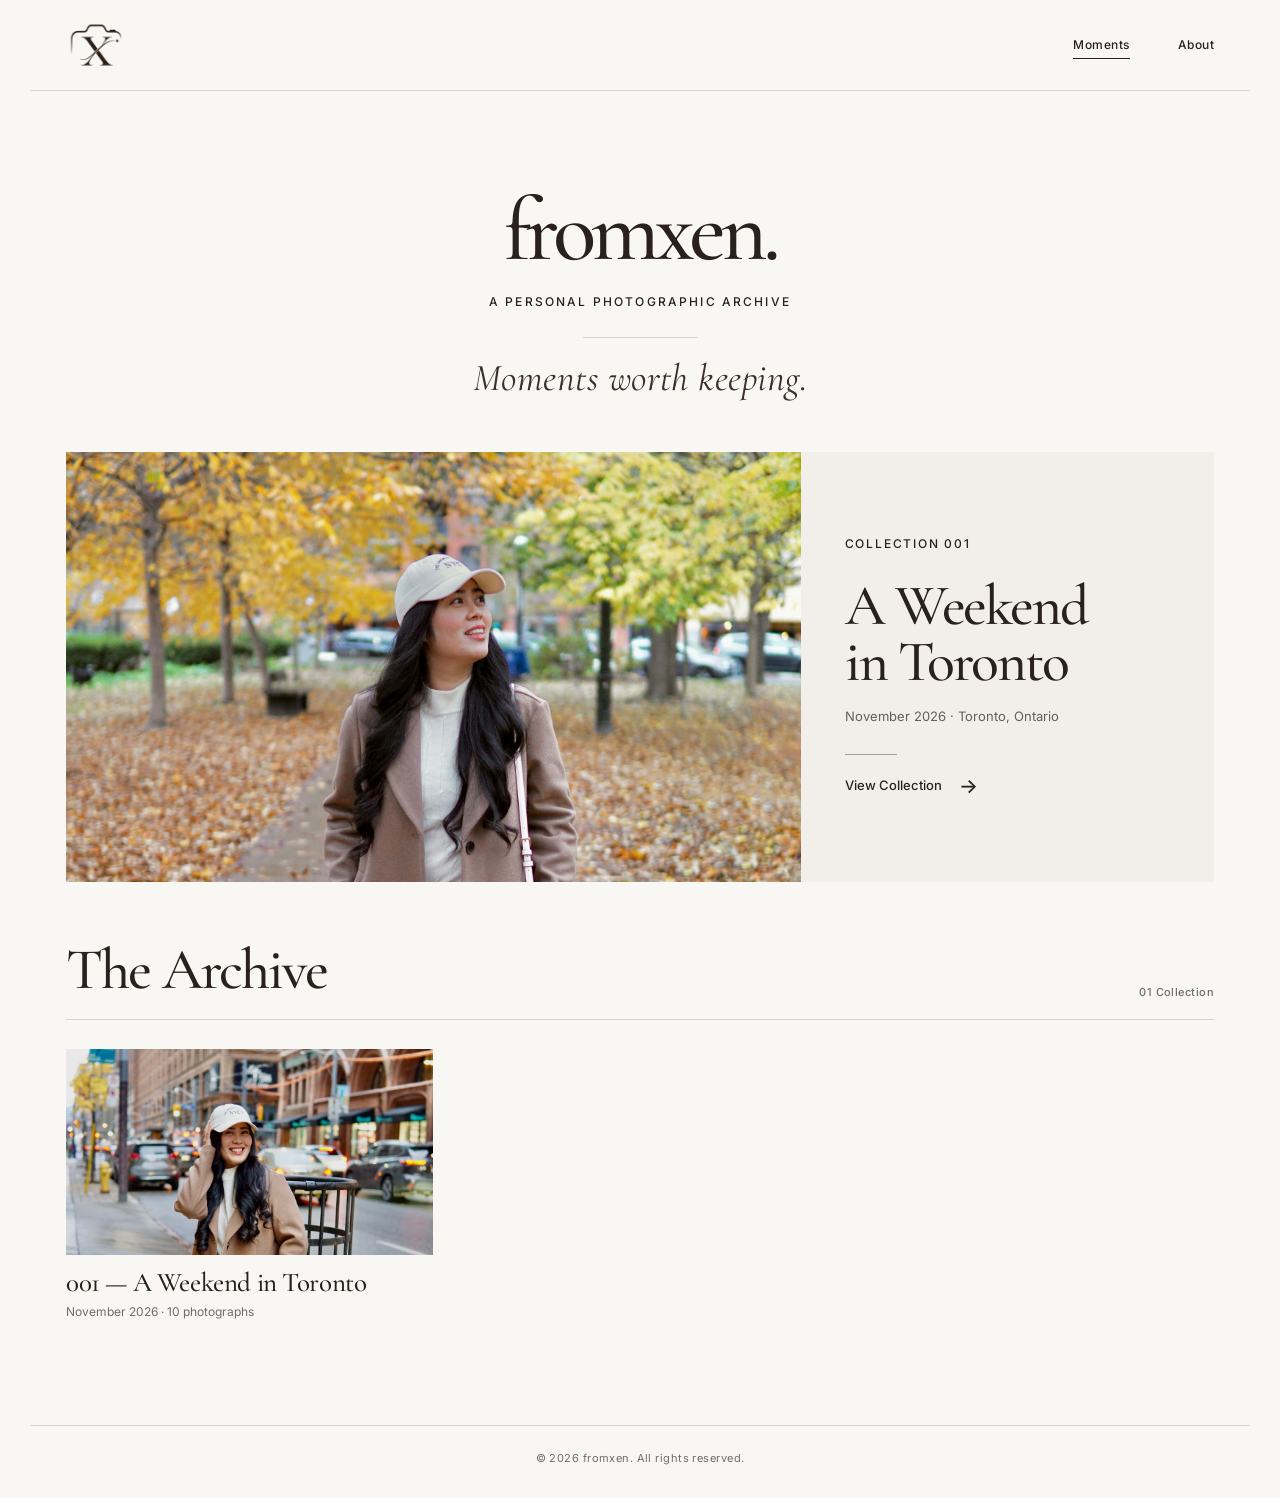
<file: index.html>
<!doctype html>
<html lang="en">
<head>
<meta charset="utf-8">
<meta name="viewport" content="width=device-width, initial-scale=1">
<meta name="theme-color" content="#f8f7f3">
<title>fromxen. — Moments worth keeping.</title>
<meta name="description" content="A personal photographic archive by Xen. People, places, and moments worth keeping.">
<link rel="canonical" href="https://fromxen.github.io/">
<link rel="icon" type="image/png" sizes="64x64" href="fromxen-favicon.png?v=2">
<link rel="preconnect" href="https://fonts.googleapis.com">
<link rel="preconnect" href="https://fonts.gstatic.com" crossorigin>
<link href="https://fonts.googleapis.com/css2?family=Cormorant+Garamond:wght@400;500;600&family=Inter:wght@400;500;600&display=swap" rel="stylesheet">
<link rel="stylesheet" href="styles.css?v=2">
<meta property="og:type" content="website">
<meta property="og:site_name" content="fromxen.">
<meta property="og:title" content="fromxen. — Moments worth keeping.">
<meta property="og:description" content="A personal photographic archive by Xen. People, places, and moments worth keeping.">
<meta property="og:url" content="https://fromxen.github.io/">
<meta property="og:image" content="https://fromxen.github.io/photos/toronto-social.jpg">
<meta name="twitter:card" content="summary_large_image">
<meta name="twitter:image" content="https://fromxen.github.io/photos/toronto-social.jpg">
</head><body>
<header class="site-header">
  <a class="brand-icon" href="index.html" aria-label="fromxen. home"><img src="fromxen-logo-B-web.png" width="68" height="68" alt="fromxen. X and camera monogram"></a>
  <nav class="navigation" aria-label="Main navigation">
    <a href="index.html#archive" aria-current="page">Moments</a>
    <a href="about.html">About</a>
  </nav>
</header>
<main class="site-main">
  <section class="hero" aria-labelledby="intro-heading">
    <h1 id="intro-heading">fromxen.</h1>
    <div class="eyebrow">A Personal Photographic Archive</div>
    <div class="hero-rule" aria-hidden="true"></div>
    <p class="hero-tagline">Moments worth keeping.</p>
  </section>
  <section class="featured" aria-labelledby="featured-heading">
    <a class="featured-image" href="toronto.html" aria-label="View A Weekend in Toronto photo collection">
      <img src="photos/collection-001/Photo%205.jpg" alt="Autumn portrait from A Weekend in Toronto" fetchpriority="high" decoding="async">
    </a>
    <div class="featured-copy">
      <div class="eyebrow">Collection 001</div>
      <h2 id="featured-heading">A Weekend<br>in Toronto</h2>
      <p class="featured-meta">November 2026 · Toronto, Ontario</p>
      <div class="feature-rule" aria-hidden="true"></div>
      <a class="text-link" href="toronto.html">View Collection <span aria-hidden="true">→</span></a>
    </div>
  </section>
  <section id="archive" class="archive" aria-labelledby="archive-title">
    <div class="section-head">
      <h2 id="archive-title">The Archive</h2>
      <span class="collection-count">01 Collection</span>
    </div>
    <div class="album-grid">
      <!-- Add more album-card elements below as new collections are published. -->
      <a href="toronto.html" class="album-card" aria-label="Open collection 001, A Weekend in Toronto">
        <div class="album-image"><img src="photos/collection-001/Photo%201.jpg" alt="Photograph from A Weekend in Toronto collection" loading="lazy" decoding="async"></div>
        <h3>001 — A Weekend in Toronto</h3>
        <div class="meta">November 2026 · 10 photographs</div>
      </a>
    </div>
  </section>
</main>
<footer class="site-footer"><p>© 2026 fromxen. All rights reserved.</p></footer>
</body>
</html>
</file>
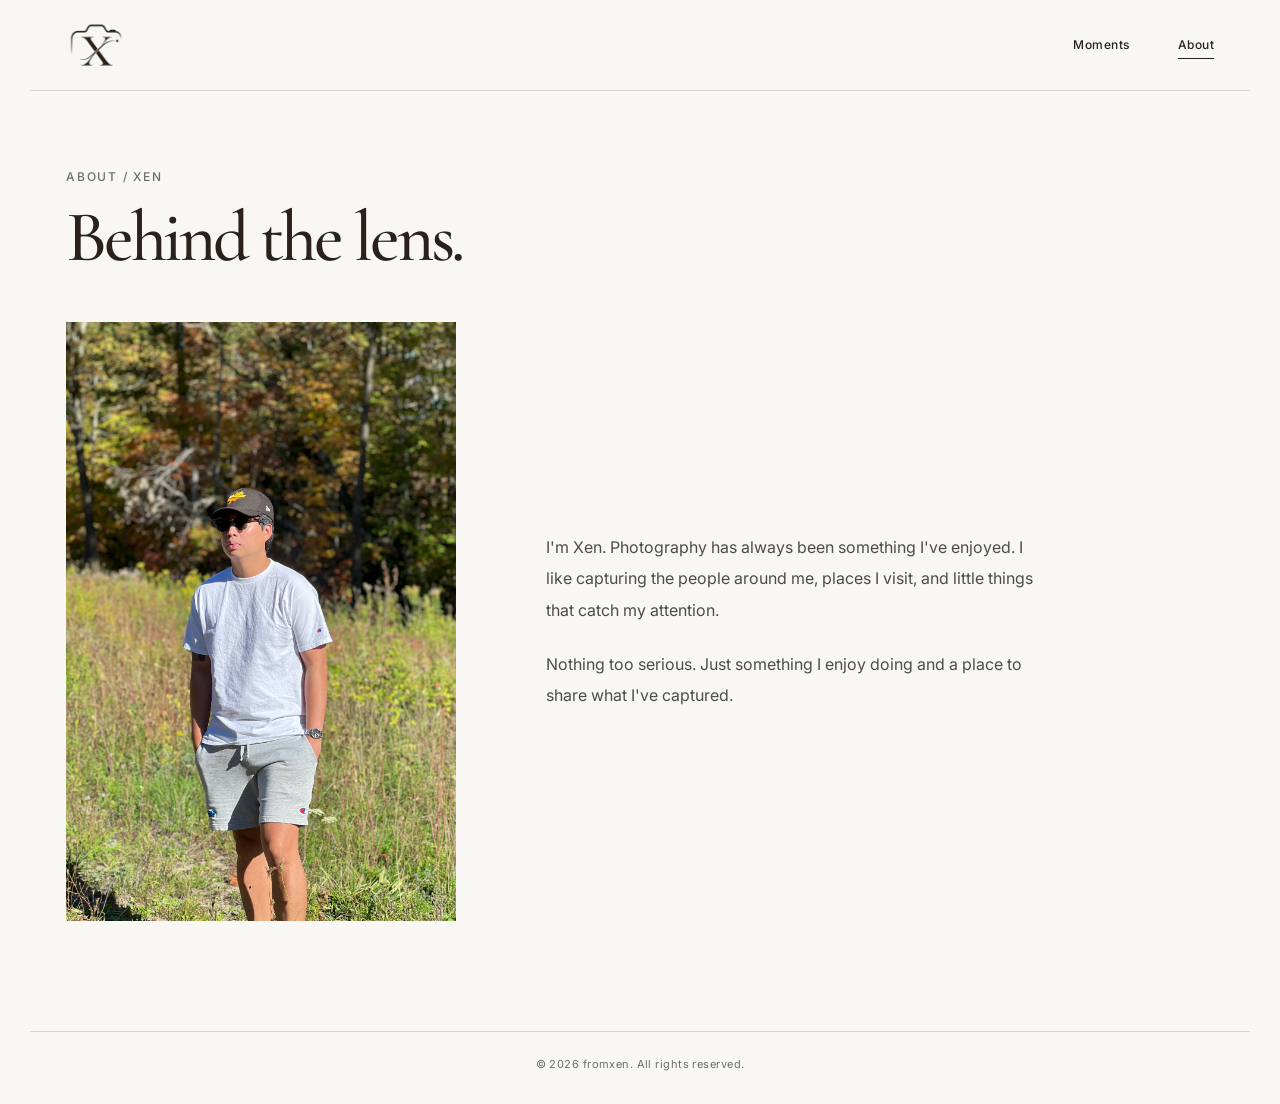
<file: about.html>
<!doctype html>
<html lang="en">
<head>
<meta charset="utf-8">
<meta name="viewport" content="width=device-width, initial-scale=1">
<meta name="theme-color" content="#f8f7f3">
<title>Behind the lens. — fromxen.</title>
<meta name="description" content="Meet Xen, the photographer behind fromxen., a personal photographic archive.">
<link rel="canonical" href="https://fromxen.github.io/about.html">
<link rel="icon" type="image/png" sizes="64x64" href="fromxen-favicon.png?v=2">
<link rel="preconnect" href="https://fonts.googleapis.com">
<link rel="preconnect" href="https://fonts.gstatic.com" crossorigin>
<link href="https://fonts.googleapis.com/css2?family=Cormorant+Garamond:wght@400;500;600&family=Inter:wght@400;500;600&display=swap" rel="stylesheet">
<link rel="stylesheet" href="styles.css?v=2">
<meta property="og:type" content="website">
<meta property="og:site_name" content="fromxen.">
<meta property="og:title" content="Behind the lens. — fromxen.">
<meta property="og:description" content="Meet Xen, the photographer behind fromxen., a personal photographic archive.">
<meta property="og:url" content="https://fromxen.github.io/about.html">
<meta property="og:image" content="https://fromxen.github.io/photos/xen-portrait.jpeg">
<meta name="twitter:card" content="summary_large_image">
<meta name="twitter:image" content="https://fromxen.github.io/photos/xen-portrait.jpeg">
</head><body><header class="site-header">
  <a class="brand-icon" href="index.html" aria-label="fromxen. home"><img src="fromxen-logo-B-web.png" width="68" height="68" alt="fromxen. X and camera monogram"></a>
  <nav class="navigation" aria-label="Main navigation">
    <a href="index.html#archive">Moments</a>
    <a href="about.html" aria-current="page">About</a>
  </nav>
</header>
<main class="site-main">
  <div class="page-head"><div class="eyebrow">About / Xen</div><h1>Behind the lens.</h1></div>
  <section aria-label="About Xen" class="about-layout"><img alt="Portrait of Xen outdoors" class="portrait" fetchpriority="high" src="photos/xen-portrait.jpeg"/><div class="about-copy"><p>I'm Xen. Photography has always been something I've enjoyed. I like capturing the people around me, places I visit, and little things that catch my attention.</p><p>Nothing too serious. Just something I enjoy doing and a place to share what I've captured.</p></div></section>
</main><footer class="site-footer"><p>© 2026 fromxen. All rights reserved.</p></footer></body></html>
</file>
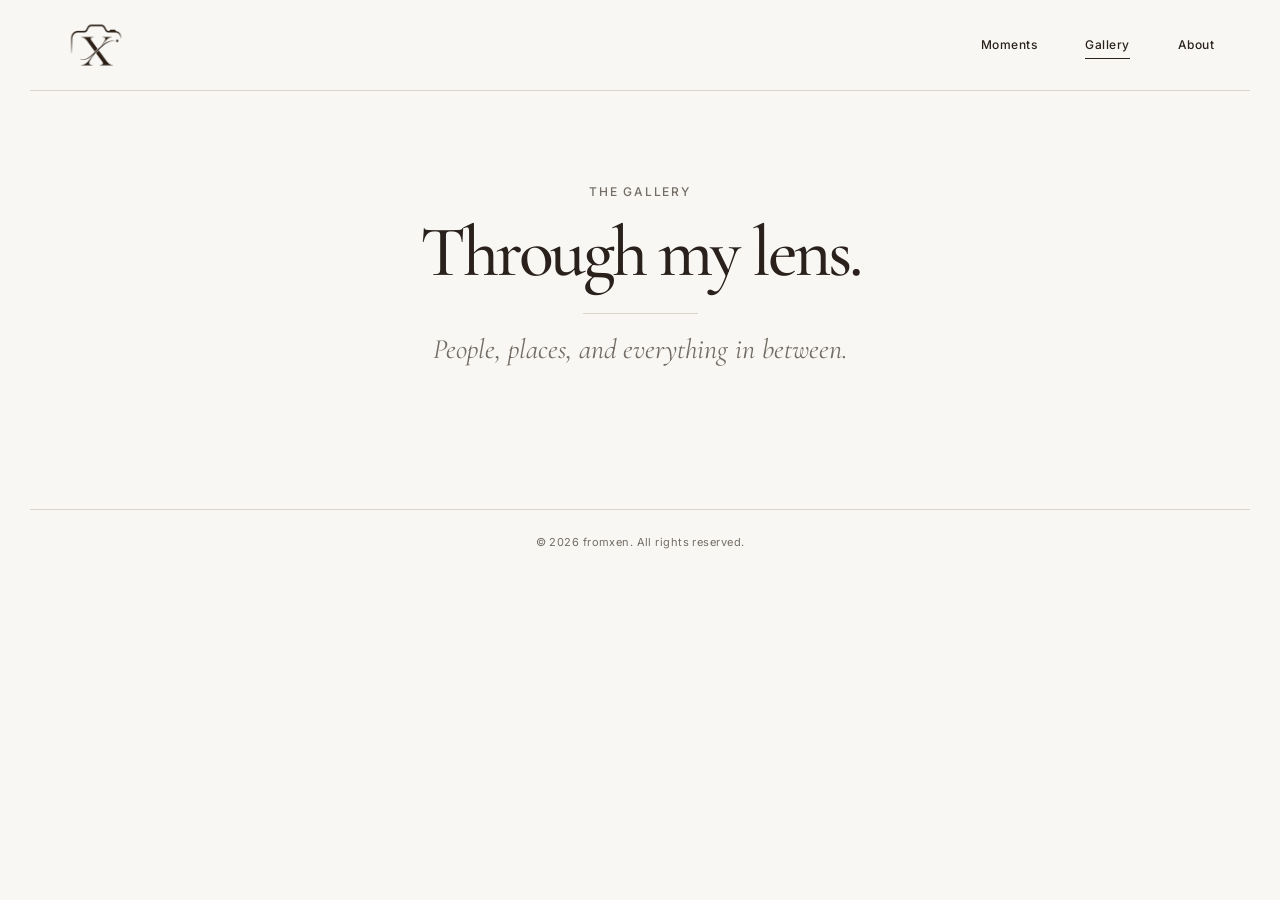
<file: gallery.html>
<!doctype html>
<html lang="en">
<head>
<meta charset="utf-8">
<meta name="viewport" content="width=device-width, initial-scale=1">
<meta name="theme-color" content="#f8f7f3">
<title>Through my lens. — fromxen.</title>
<meta name="description" content="People, places, and everything in between. A gallery of photographs by Xen.">
<link rel="canonical" href="https://fromxen.github.io/gallery.html">
<link rel="icon" type="image/png" sizes="64x64" href="fromxen-favicon.png?v=2">
<link rel="preconnect" href="https://fonts.googleapis.com">
<link rel="preconnect" href="https://fonts.gstatic.com" crossorigin>
<link href="https://fonts.googleapis.com/css2?family=Cormorant+Garamond:wght@400;500;600&family=Inter:wght@400;500;600&display=swap" rel="stylesheet">
<link rel="stylesheet" href="styles.css?v=2">
<meta property="og:type" content="website">
<meta property="og:site_name" content="fromxen.">
<meta property="og:title" content="Through my lens. — fromxen.">
<meta property="og:description" content="People, places, and everything in between. A gallery of photographs by Xen.">
<meta property="og:url" content="https://fromxen.github.io/gallery.html">
<meta property="og:image" content="https://fromxen.github.io/photos/toronto-social.jpg">
<meta name="twitter:card" content="summary_large_image">
<meta name="twitter:image" content="https://fromxen.github.io/photos/toronto-social.jpg">
<link rel="stylesheet" href="gallery.css">
<script src="gallery.js" defer></script>
</head><body><header class="site-header">
  <a class="brand-icon" href="index.html" aria-label="fromxen. home"><img src="fromxen-logo-B-web.png" width="68" height="68" alt="fromxen. X and camera monogram"></a>
  <nav class="navigation" aria-label="Main navigation">
    <a href="index.html#archive">Moments</a>
    <a href="gallery.html" aria-current="page">Gallery</a>
    <a href="about.html">About</a>
  </nav>
</header>
<main class="site-main">
  <section class="gallery-heading">
    <div class="eyebrow">The Gallery</div>
    <h1>Through my lens.</h1>
    <div class="hero-rule" aria-hidden="true"></div>
    <p>People, places, and everything in between.</p>
  </section>
  <div class="masonry-gallery" id="all-photos"></div>
  <noscript><p>Photographs can be enlarged using their individual links.</p></noscript>
</main>
<footer class="site-footer"><p>© 2026 fromxen. All rights reserved.</p></footer>
</body></html>
</file>
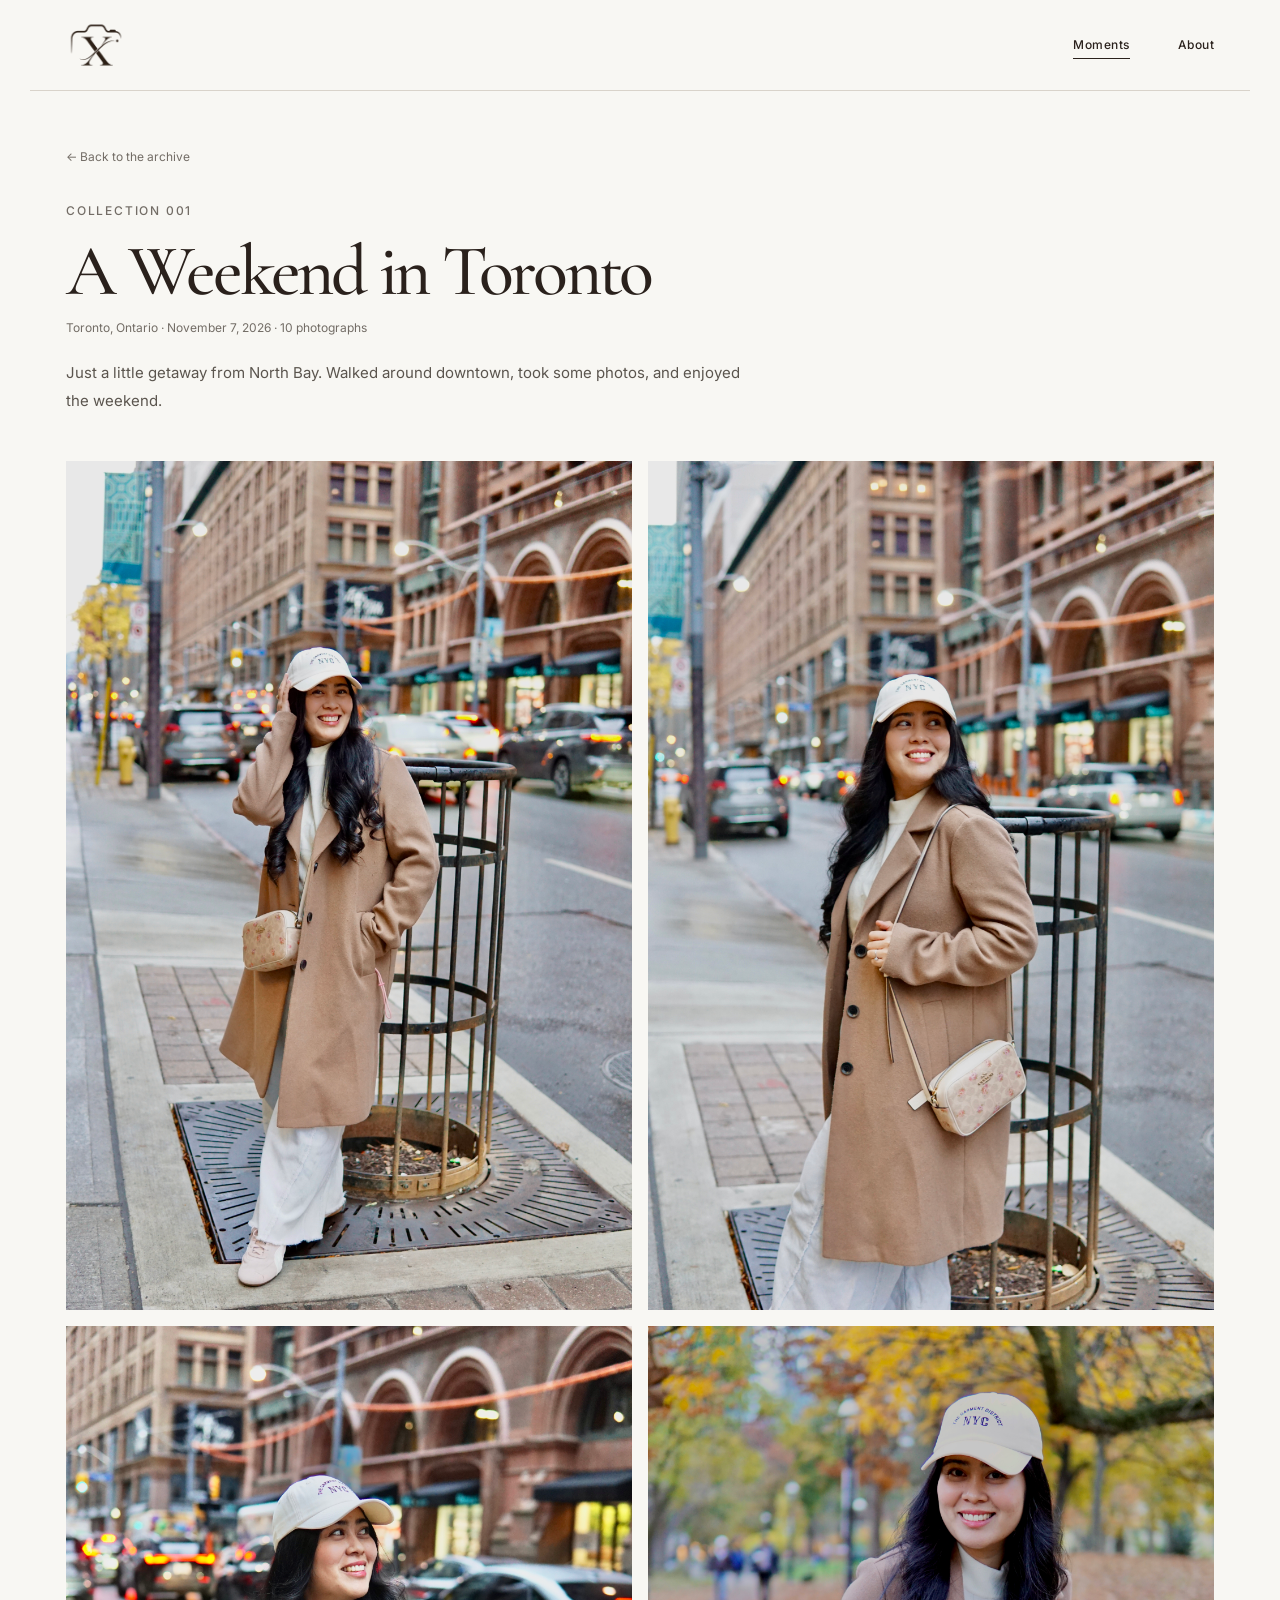
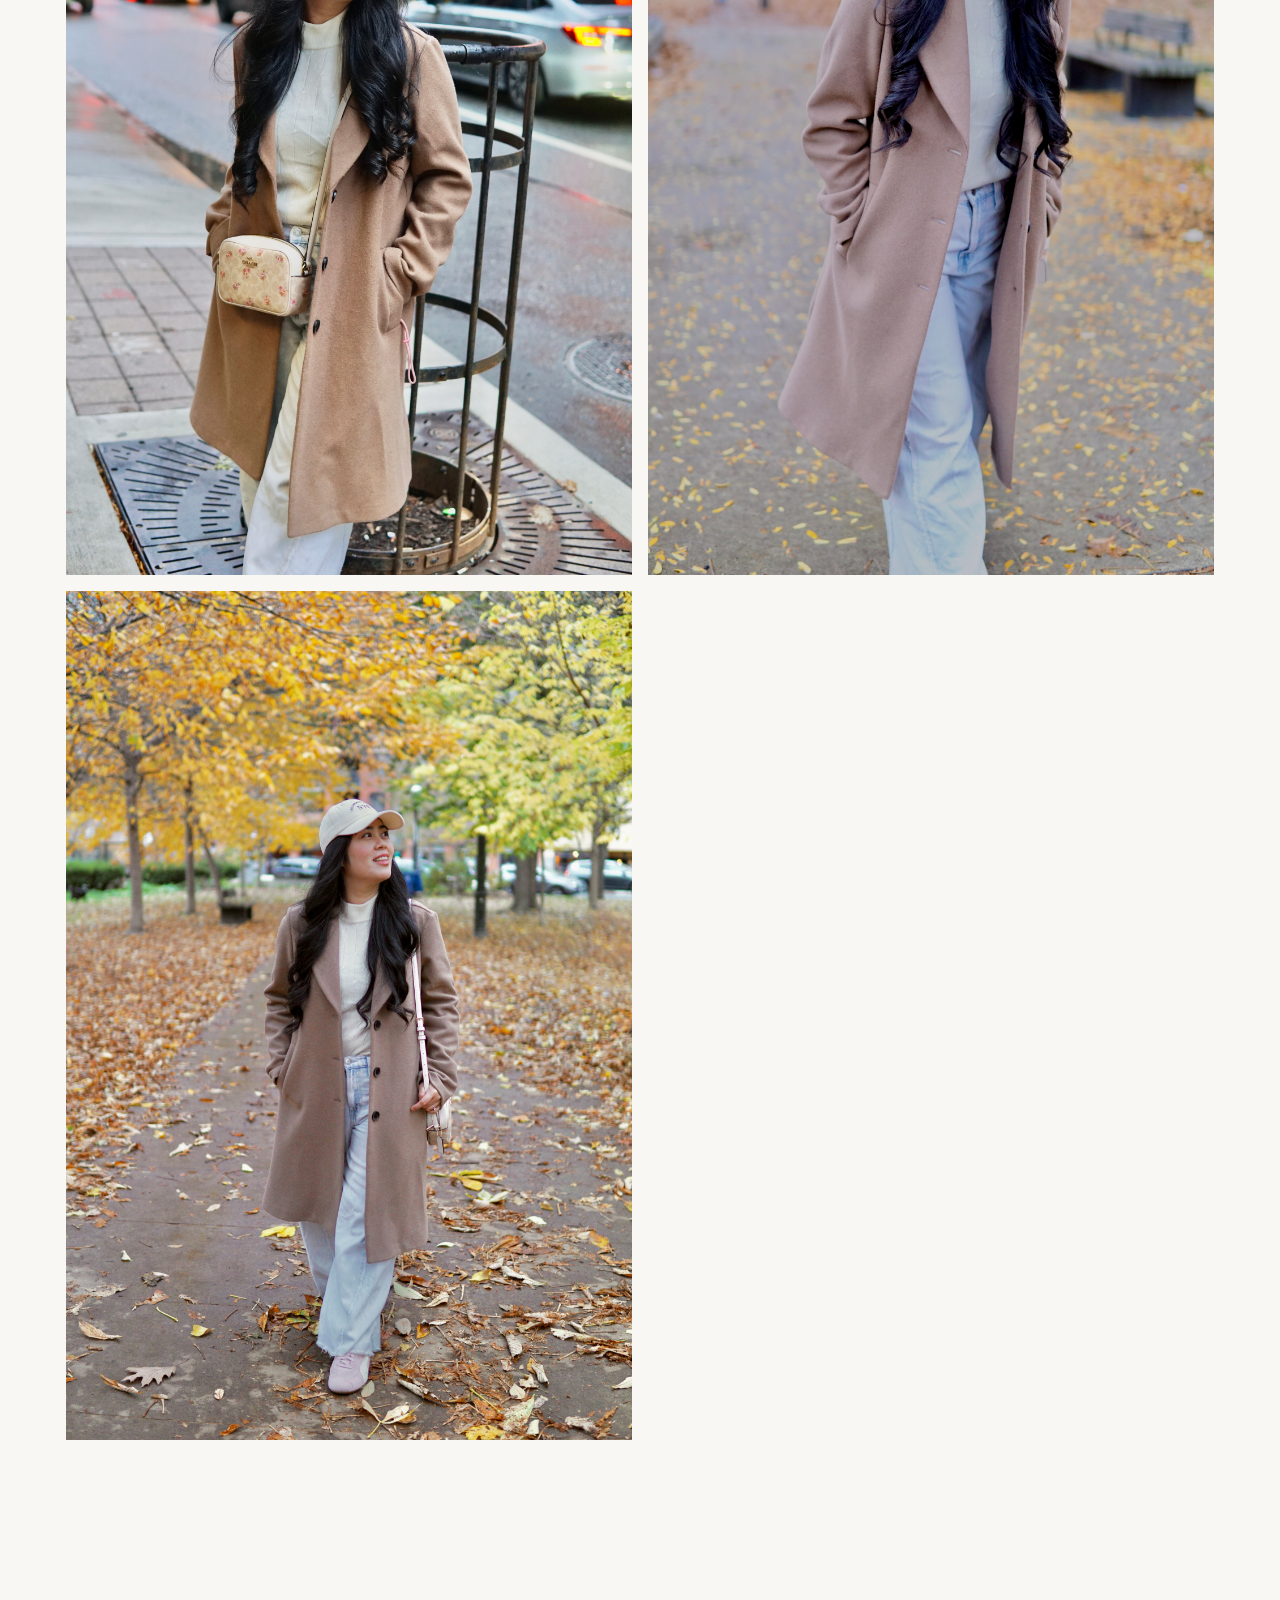
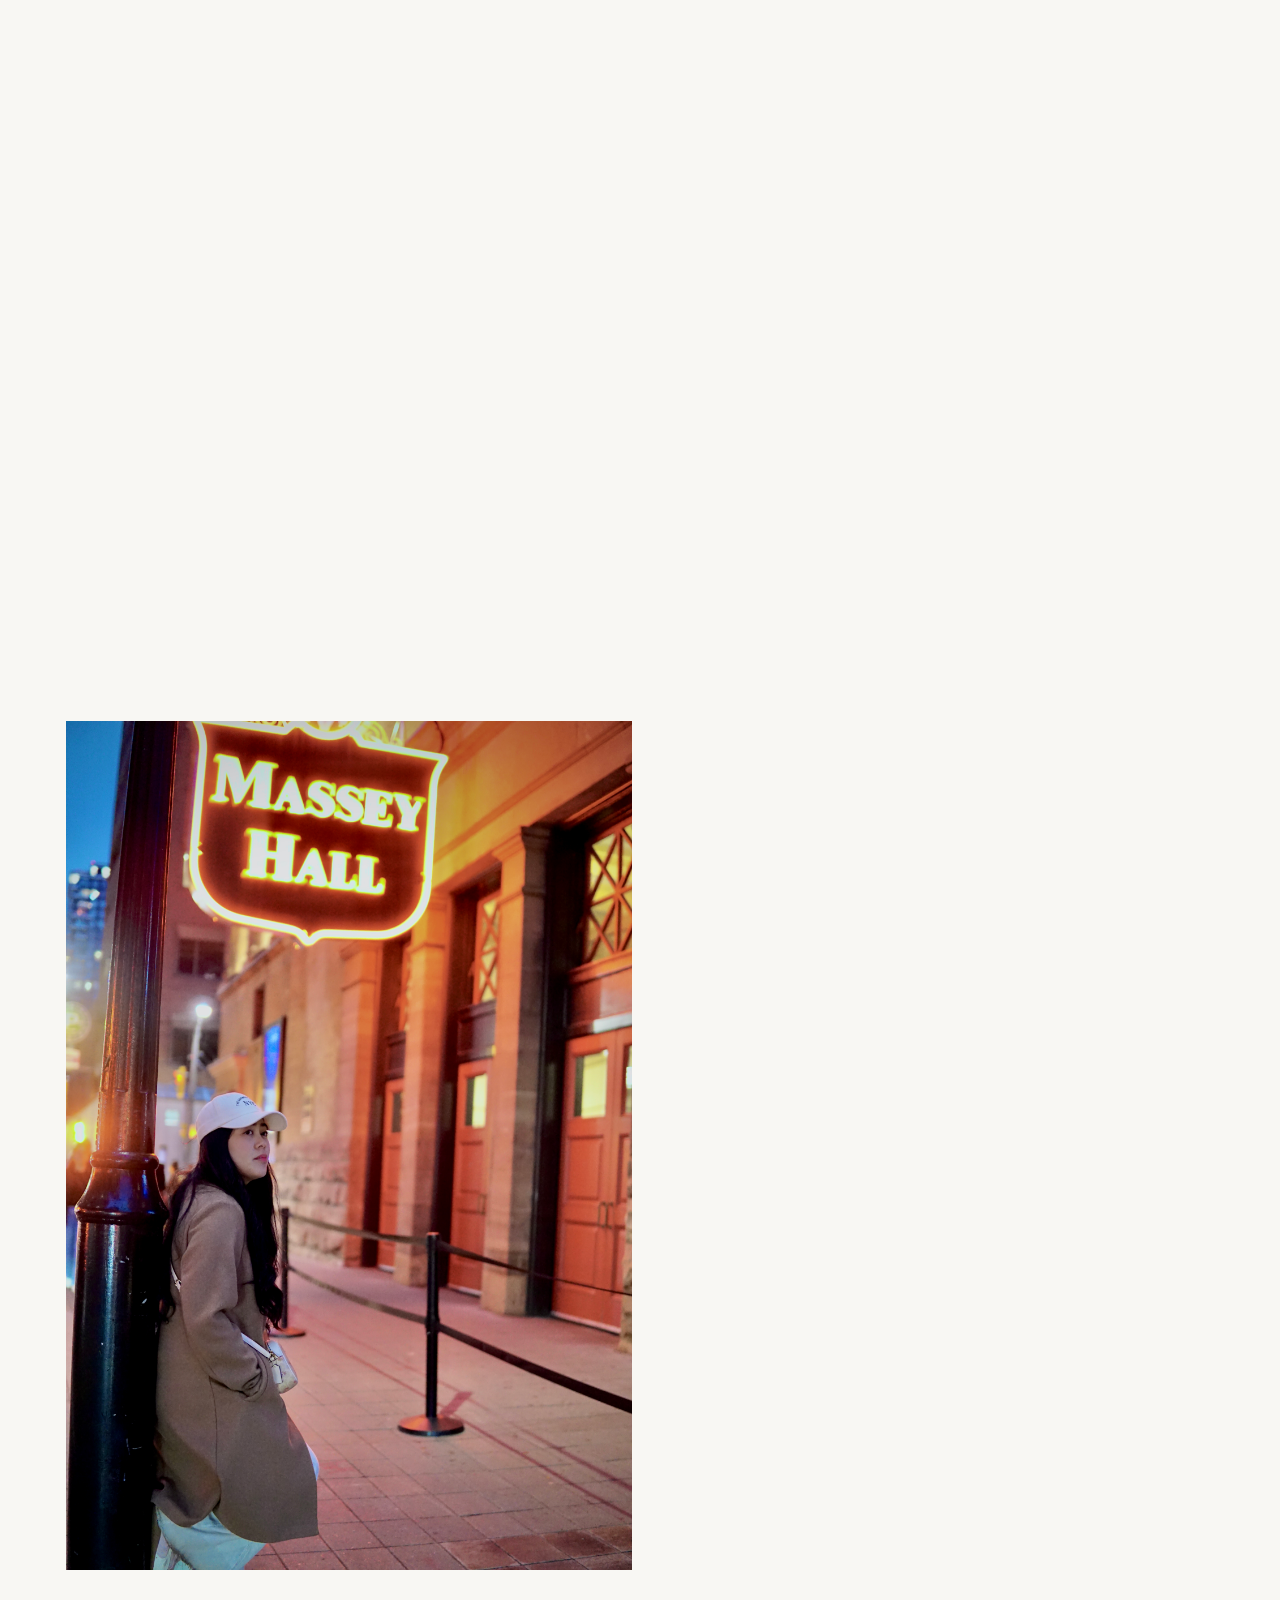
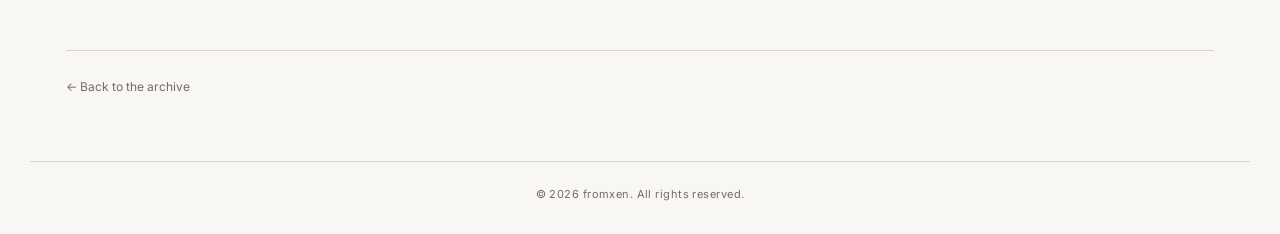
<file: toronto.html>
<!doctype html>
<html lang="en">
<head>
<meta charset="utf-8">
<meta name="viewport" content="width=device-width, initial-scale=1">
<meta name="theme-color" content="#f8f7f3">
<title>A Weekend in Toronto — fromxen.</title>
<meta name="description" content="A collection of 10 photographs from a weekend in downtown Toronto, by Xen.">
<link rel="canonical" href="https://fromxen.github.io/toronto.html">
<link rel="icon" type="image/png" sizes="64x64" href="fromxen-favicon.png?v=2">
<link rel="preconnect" href="https://fonts.googleapis.com">
<link rel="preconnect" href="https://fonts.gstatic.com" crossorigin>
<link href="https://fonts.googleapis.com/css2?family=Cormorant+Garamond:wght@400;500;600&family=Inter:wght@400;500;600&display=swap" rel="stylesheet">
<link rel="stylesheet" href="styles.css?v=2">
<meta property="og:type" content="website">
<meta property="og:site_name" content="fromxen.">
<meta property="og:title" content="A Weekend in Toronto — fromxen.">
<meta property="og:description" content="A collection of 10 photographs from a weekend in downtown Toronto, by Xen.">
<meta property="og:url" content="https://fromxen.github.io/toronto.html">
<meta property="og:image" content="https://fromxen.github.io/photos/toronto-social.jpg">
<meta name="twitter:card" content="summary_large_image">
<meta name="twitter:image" content="https://fromxen.github.io/photos/toronto-social.jpg">
</head><body><header class="site-header">
  <a class="brand-icon" href="index.html" aria-label="fromxen. home"><img src="fromxen-logo-B-web.png" width="68" height="68" alt="fromxen. X and camera monogram"></a>
  <nav class="navigation" aria-label="Main navigation">
    <a href="index.html#archive" aria-current="page">Moments</a>
    <a href="about.html">About</a>
  </nav>
</header>
<main class="site-main">
  <section class="album-heading">
    <a class="back-link" href="index.html#archive">← Back to the archive</a>
    <div class="eyebrow">Collection 001</div>
    <h1>A Weekend in Toronto</h1>
    <div class="meta">Toronto, Ontario · November 7, 2026 · 10 photographs</div>
    <p class="album-description">Just a little getaway from North Bay. Walked around downtown, took some photos, and enjoyed the weekend.</p>
  </section>
  <div class="photo-grid"><figure><img alt="A Weekend in Toronto — photograph 1 of 10" decoding="async" loading="eager" fetchpriority="high" src="photos/collection-001/Photo%201.jpg"/></figure>
<figure><img alt="A Weekend in Toronto — photograph 2 of 10" decoding="async" loading="lazy" src="photos/collection-001/Photo%202.jpg"/></figure>
<figure><img alt="A Weekend in Toronto — photograph 3 of 10" decoding="async" loading="lazy" src="photos/collection-001/Photo%203.jpg"/></figure>
<figure><img alt="A Weekend in Toronto — photograph 4 of 10" decoding="async" loading="lazy" src="photos/collection-001/Photo%204.jpg"/></figure>
<figure><img alt="A Weekend in Toronto — photograph 5 of 10" decoding="async" loading="lazy" src="photos/collection-001/Photo%205.jpg"/></figure>
<figure><img alt="A Weekend in Toronto — photograph 6 of 10" decoding="async" loading="lazy" src="photos/collection-001/Photo%206.jpg"/></figure>
<figure><img alt="A Weekend in Toronto — photograph 7 of 10" decoding="async" loading="lazy" src="photos/collection-001/Photo%207.jpg"/></figure>
<figure><img alt="A Weekend in Toronto — photograph 8 of 10" decoding="async" loading="lazy" src="photos/collection-001/Photo%208.jpg"/></figure>
<figure><img alt="A Weekend in Toronto — photograph 9 of 10" decoding="async" loading="lazy" src="photos/collection-001/Photo%209.jpg"/></figure>
<figure><img alt="A Weekend in Toronto — photograph 10 of 10" decoding="async" loading="lazy" src="photos/collection-001/Photo%2010.jpg"/></figure></div>
  <div class="gallery-bottom"><a class="back-link" href="index.html#archive">← Back to the archive</a></div>
</main><footer class="site-footer"><p>© 2026 fromxen. All rights reserved.</p></footer></body></html>
</file>
<file: styles.css>
/* fromxen. — refined editorial photography archive */
:root {
  --paper:#f8f7f3;
  --ink:#2a211c;
  --muted:#736d66;
  --line:#d9d3ca;
  --panel:#f2efea;
  --serif:'Cormorant Garamond', Georgia, 'Times New Roman', serif;
  --sans:Inter, Arial, Helvetica, sans-serif;
}
*{box-sizing:border-box}
html{scroll-behavior:smooth}
body{margin:0;background:var(--paper);color:var(--ink);font-family:var(--sans);font-size:15px;-webkit-font-smoothing:antialiased}
a{color:inherit}
a:focus-visible{outline:2px solid var(--ink);outline-offset:5px}
img{max-width:100%}
.site-header,.site-main,.site-footer{width:min(1220px,100%);margin-inline:auto;padding-inline:clamp(20px,3vw,36px)}
.site-header{height:91px;display:flex;align-items:center;justify-content:space-between;border-bottom:1px solid var(--line)}
.brand-icon{display:flex;align-items:center;width:66px;height:66px;text-decoration:none}
.brand-icon img{height:60px;width:60px;object-fit:contain;transition:transform .2s}
.brand-icon:hover img{transform:scale(1.035)}
.navigation{display:flex;align-items:center;gap:clamp(22px,4vw,48px)}
.navigation a{position:relative;font:500 12px/1.5 var(--sans);letter-spacing:.04em;text-decoration:none;padding:8px 0}
.navigation a::after{content:'';position:absolute;left:0;right:0;bottom:3px;height:1px;background:var(--ink);transform:scaleX(0);transform-origin:center;transition:transform .2s}
.navigation a:hover::after,.navigation a[aria-current="page"]::after{transform:scaleX(1)}
/* Homepage introduction */
.hero{text-align:center;padding:clamp(59px,7.8vw,100px) 0 clamp(32px,4vw,48px)}
.hero h1{font:500 clamp(56px,7vw,92px)/.9 var(--serif);letter-spacing:-.055em;margin:0 0 20px}
.eyebrow{font:500 clamp(10px,1.1vw,12px)/1.75 var(--sans);letter-spacing:.15em;color:var(--muted);text-transform:uppercase}
.hero .eyebrow{letter-spacing:.18em;color:var(--ink)}
.hero-rule{width:115px;height:1px;background:var(--line);margin:25px auto 16px}
.hero-tagline{font:italic 400 clamp(24px,3vw,38px)/1.3 var(--serif);letter-spacing:.012em;margin:0;color:#3c3028}
/* One real featured collection, preserved from the user's archive */
.featured{display:grid;grid-template-columns:minmax(0,1.78fr) minmax(290px,1fr);background:var(--panel);align-items:stretch;height:clamp(330px,34vw,430px)}
.featured-image{position:relative;min-height:0;overflow:hidden;background:#e5dfd5;display:block}
.featured-image img{position:absolute;inset:0;display:block;width:100%;height:100%;object-fit:cover;object-position:center 25%;transition:transform .5s ease}
.featured-image:hover img{transform:scale(1.015)}
.featured-copy{display:flex;flex-direction:column;justify-content:center;align-items:flex-start;padding:clamp(30px,3.4vw,55px)}
.featured-copy .eyebrow{color:var(--ink)}
.featured-copy h2{font:500 clamp(40px,4.5vw,66px)/.98 var(--serif);letter-spacing:-.035em;margin:24px 0 14px;max-width:360px}
.featured-meta{font:400 13px/1.8 var(--sans);color:#655f59;margin:0}
.feature-rule{width:52px;height:1px;background:#a89f94;margin:26px 0 21px}
.text-link{font:500 13px/1.5 var(--sans);text-decoration:none;border-bottom:1px solid transparent;display:inline-flex;align-items:center;gap:17px;padding-bottom:4px;transition:border-color .2s,gap .2s}
.text-link:hover{gap:22px;border-color:currentColor}
.text-link span{font-size:20px;line-height:1}
/* Archive: one card today, space for future collections */
.archive{padding:58px 0 103px}
.section-head{display:flex;justify-content:space-between;align-items:end;border-bottom:1px solid var(--line);padding-bottom:18px;margin-bottom:29px;gap:20px}
.section-head h2{font:500 clamp(39px,4.6vw,58px)/1.05 var(--serif);letter-spacing:-.035em;margin:0}
.collection-count{font:500 11px/1.5 var(--sans);color:var(--muted);letter-spacing:.04em}
.album-grid{display:grid;grid-template-columns:repeat(3,minmax(0,1fr));gap:24px}
.album-card{text-decoration:none;display:block;min-width:0}
/* Archive thumbnails: clean landscape cards with focal-point crop so portraits still look good. */
.archive .album-image{background:#eae5dc;aspect-ratio:16/9;overflow:hidden}
.archive .album-image img{display:block;width:100%;height:100%;object-fit:cover;object-position:center 19%;transition:filter .25s ease,transform .35s ease}
.album-card:hover img{filter:brightness(.985);transform:scale(1.012)}
.album-card h3{font:500 clamp(23px,2.3vw,27px)/1.2 var(--serif);margin:12px 0 3px;letter-spacing:-.015em}
.album-card .meta{font:400 12px/1.65 var(--sans);color:var(--muted)}
/* Page variants */
.page-head{padding:75px 0 39px}
.page-head h1,.album-heading h1{font:500 clamp(44px,6vw,72px)/1 var(--serif);letter-spacing:-.045em;margin:14px 0 10px}
.about-layout{display:grid;grid-template-columns:minmax(0,390px) minmax(0,1fr);gap:clamp(30px,7vw,93px);align-items:center;padding-bottom:110px}
.portrait{width:100%;height:auto;display:block;object-fit:cover}
.about-copy{max-width:490px}
.about-copy p{font:400 16px/1.95 var(--sans);margin:0 0 23px;color:#514b45}
.about-copy p:last-child{margin-bottom:0}
.back-link{font:400 12px/1.6 var(--sans);color:var(--muted);text-decoration:none}
.back-link:hover{color:var(--ink)}
.album-heading{padding:55px 0 42px}
.album-heading .eyebrow{margin-top:34px}
.album-heading .meta{font:400 12px/1.8 var(--sans);color:var(--muted)}
.album-description{max-width:690px;font:400 15px/1.85 var(--sans);color:#5b554e;margin:20px 0 0}
.photo-grid{display:grid;grid-template-columns:repeat(2,minmax(0,1fr));gap:16px;padding:5px 0 80px}
.photo-grid figure{margin:0;min-width:0}
.photo-grid img{display:block;width:100%;height:auto;object-fit:contain}
.gallery-bottom{border-top:1px solid var(--line);padding:25px 0 65px}
.site-footer{border-top:1px solid var(--line);text-align:center;padding-top:23px;padding-bottom:30px}
.site-footer p{margin:0;font:400 11px/1.7 var(--sans);color:var(--muted);letter-spacing:.04em}
@media(max-width:830px){
  .featured{grid-template-columns:1fr 1fr;height:320px}
  .featured-image{min-height:0}
  .featured-copy{padding:29px}
  .featured-copy h2{font-size:clamp(38px,5vw,52px)}
  .album-grid{grid-template-columns:repeat(2,minmax(0,1fr))}
}
@media(max-width:640px){
 .site-header{height:74px}
 .brand-icon{width:50px;height:55px}
 .brand-icon img{width:49px;height:49px}
 .navigation{gap:26px}
 .navigation a{font-size:11px}
 .hero{padding:72px 0 35px}
 .hero h1{font-size:clamp(50px,12vw,70px);margin-bottom:18px}
 .hero .eyebrow{font-size:9px;letter-spacing:.10em}
 .hero-rule{margin:20px auto 13px;width:75px}
 .hero-tagline{font-size:clamp(23px,6vw,31px)}
 .featured{display:flex;flex-direction:column;height:auto}
 .featured-image{min-height:0;aspect-ratio:4/3;width:100%}
 .featured-image img{object-position:center 30%}
 .featured-copy{padding:29px 26px 33px}
 .featured-copy h2{font-size:48px;max-width:none;margin:12px 0 11px}
 .feature-rule{margin:20px 0 17px}
 .archive{padding:51px 0 75px}
 .section-head h2{font-size:42px}
 .album-grid{grid-template-columns:1fr;gap:32px}
 .album-card h3{font-size:27px}
 .archive .album-image{aspect-ratio:16/9}
 .page-head{padding:57px 0 30px}
 .page-head h1,.album-heading h1{font-size:clamp(38px,9.5vw,51px)}
 .about-layout{grid-template-columns:1fr;gap:28px;padding-bottom:75px}
 .portrait{max-width:400px}
 .about-copy p{font-size:15px}
 .album-heading{padding:37px 0 32px}
 .album-heading .eyebrow{margin-top:26px}
 .photo-grid{grid-template-columns:1fr;gap:16px;padding-bottom:70px}
 .gallery-bottom{padding:23px 0 45px}
}
@media(prefers-reduced-motion:reduce){html{scroll-behavior:auto} *,*::before,*::after{transition:none!important}}

/* Keep the three navigation links comfortable on narrow screens. */
@media(max-width:640px){.navigation{gap:17px}}
</file>
<file: gallery.css>
.gallery-heading{text-align:center;padding:clamp(48px,7vw,90px) 0 clamp(35px,5vw,60px)}
.gallery-heading h1{font:500 clamp(40px,6vw,72px)/1 var(--serif);letter-spacing:-.045em;margin:14px 0 0}
.gallery-heading p{font:italic 400 clamp(20px,2.5vw,28px)/1.4 var(--serif);color:var(--muted);margin:0}
.masonry-gallery{columns:3;column-gap:12px;padding-bottom:80px}
.masonry-gallery a{display:block;break-inside:avoid;margin:0 0 12px;cursor:zoom-in}
.masonry-gallery img{display:block;width:100%;height:auto}
.photo-viewer{border:0;padding:0;background:#161412;color:#fff;width:100%;height:100%;max-width:none;max-height:none;margin:0;overflow:hidden}
.photo-viewer::backdrop{background:#161412}
.photo-viewer[open]{display:grid;grid-template-rows:52px minmax(0,1fr) 48px}
.viewer-top{display:flex;justify-content:space-between;align-items:center;padding:0 16px}
.photo-viewer button{background:transparent;color:inherit;border:0;font:inherit;cursor:pointer;min-width:44px;min-height:44px}
.photo-viewer button:focus-visible{outline:2px solid white;outline-offset:-4px}
.viewer-stage{display:grid;grid-template-columns:44px minmax(0,1fr) 44px;align-items:center;min-height:0;touch-action:pan-y}
.viewer-stage img{width:100%;height:100%;min-height:0;object-fit:contain}
.viewer-stage button,.viewer-close{font-size:28px!important}
.viewer-caption{text-align:center;font-size:12px;padding:12px;overflow:hidden;text-overflow:ellipsis;white-space:nowrap}
@media(max-width:830px){.masonry-gallery{columns:2}}
@media(max-width:640px){.navigation{gap:17px}.masonry-gallery{column-gap:8px;padding-bottom:55px}.masonry-gallery a{margin-bottom:8px}.viewer-stage{grid-template-columns:32px minmax(0,1fr) 32px}.viewer-stage button{min-width:32px}}

/* Progressive enhancement: balance by actual image aspect ratio. */
.masonry-gallery.balanced-masonry{display:grid;columns:auto;grid-auto-rows:1px;align-items:start;row-gap:0}
.masonry-gallery.balanced-masonry a{margin:0;min-width:0}
</file>
